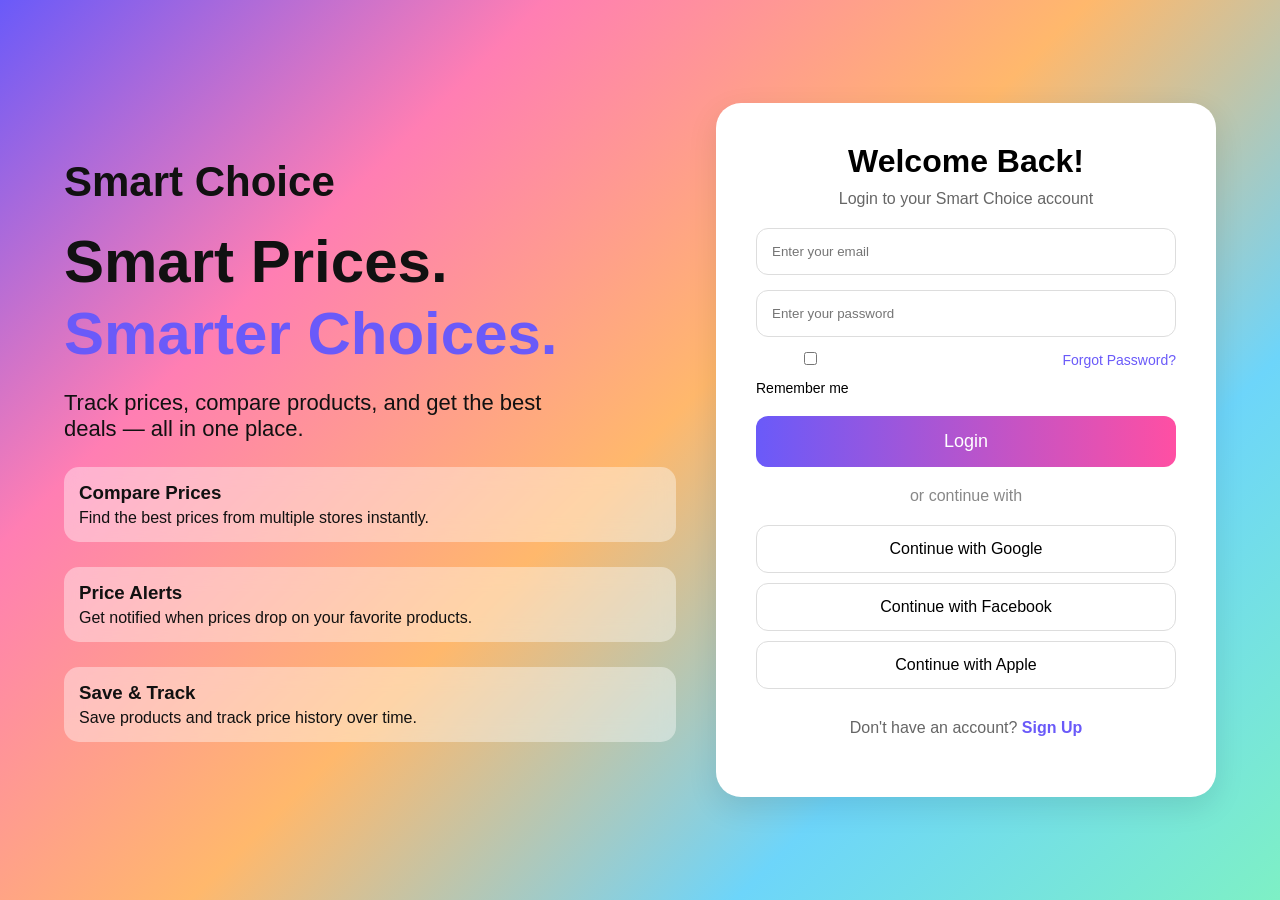
<file: index.html>
<!DOCTYPE html>
<html lang="en">
<head>
<meta charset="UTF-8">
<meta name="viewport" content="width=device-width, initial-scale=1.0">
<title>Smart Choice Login</title>
<link rel="stylesheet" href="style.css">
</head>
<body>

<div class="container">

    <div class="left-panel">
        <h1 class="logo">Smart Choice</h1>

        <h2>
            Smart Prices.<br>
            <span>Smarter Choices.</span>
        </h2>

        <p class="desc">
            Track prices, compare products, and get the best deals — all in one place.
        </p>

        <div class="feature">
            <h3>Compare Prices</h3>
            <p>Find the best prices from multiple stores instantly.</p>
        </div>

        <div class="feature">
            <h3>Price Alerts</h3>
            <p>Get notified when prices drop on your favorite products.</p>
        </div>

        <div class="feature">
            <h3>Save & Track</h3>
            <p>Save products and track price history over time.</p>
        </div>
    </div>

    <div class="login-card">
        <h1>Welcome Back!</h1>
        <p>Login to your Smart Choice account</p>

        <input type="email" placeholder="Enter your email">

        <input type="password" placeholder="Enter your password">

        <div class="options">
            <label>
                <input type="checkbox">
                Remember me
            </label>

            <a href="#">Forgot Password?</a>
        </div>

        <button class="login-btn" onclick="login()">Login</button>

        <div class="divider">
            <span>or continue with</span>
        </div>

        <button class="social-btn">Continue with Google</button>
        <button class="social-btn">Continue with Facebook</button>
        <button class="social-btn">Continue with Apple</button>

        <p class="signup">
            Don't have an account?
            <a href="#">Sign Up</a>
        </p>
    </div>

</div>

</body>
</html>
</file>
<file: style.css>
*{
    margin:0;
    padding:0;
    box-sizing:border-box;
    font-family:'Poppins',sans-serif;
}

body{
    min-height:100vh;
    display:flex;
    justify-content:center;
    align-items:center;
    background:linear-gradient(
        135deg,
        #6a5af9,
        #ff7eb3,
        #ffb86c,
        #6dd5fa,
        #7ef0c5
    );
}

.container{
    width:90%;
    max-width:1300px;
    display:flex;
    gap:40px;
    align-items:center;
}

.left-panel{
    flex:1;
    color:#111;
}

.logo{
    font-size:42px;
    margin-bottom:20px;
}

.left-panel h2{
    font-size:60px;
    line-height:1.2;
}

.left-panel span{
    color:#6a5af9;
}

.desc{
    margin-top:20px;
    font-size:22px;
    max-width:500px;
}

.feature{
    margin-top:25px;
    background:rgba(255,255,255,0.4);
    padding:15px;
    border-radius:15px;
    backdrop-filter:blur(10px);
}

.feature h3{
    margin-bottom:5px;
}

.login-card{
    width:500px;
    background:white;
    padding:40px;
    border-radius:25px;
    box-shadow:0 10px 30px rgba(0,0,0,0.1);
}

.login-card h1{
    text-align:center;
    margin-bottom:10px;
}

.login-card p{
    text-align:center;
    color:#666;
    margin-bottom:20px;
}

input{
    width:100%;
    padding:15px;
    margin-bottom:15px;
    border:1px solid #ddd;
    border-radius:12px;
    outline:none;
}

.options{
    display:flex;
    justify-content:space-between;
    margin-bottom:20px;
    font-size:14px;
}

.options a{
    text-decoration:none;
    color:#6a5af9;
}

.login-btn{
    width:100%;
    padding:15px;
    border:none;
    border-radius:12px;
    color:white;
    font-size:18px;
    cursor:pointer;
    background:linear-gradient(
        90deg,
        #6a5af9,
        #ff4fa3
    );
}

.divider{
    text-align:center;
    margin:20px 0;
    color:#888;
}

.social-btn{
    width:100%;
    padding:14px;
    margin-bottom:10px;
    border:1px solid #ddd;
    background:white;
    border-radius:12px;
    cursor:pointer;
    font-size:16px;
}

.signup{
    margin-top:20px;
}

.signup a{
    text-decoration:none;
    color:#6a5af9;
    font-weight:bold;
}
</file>
